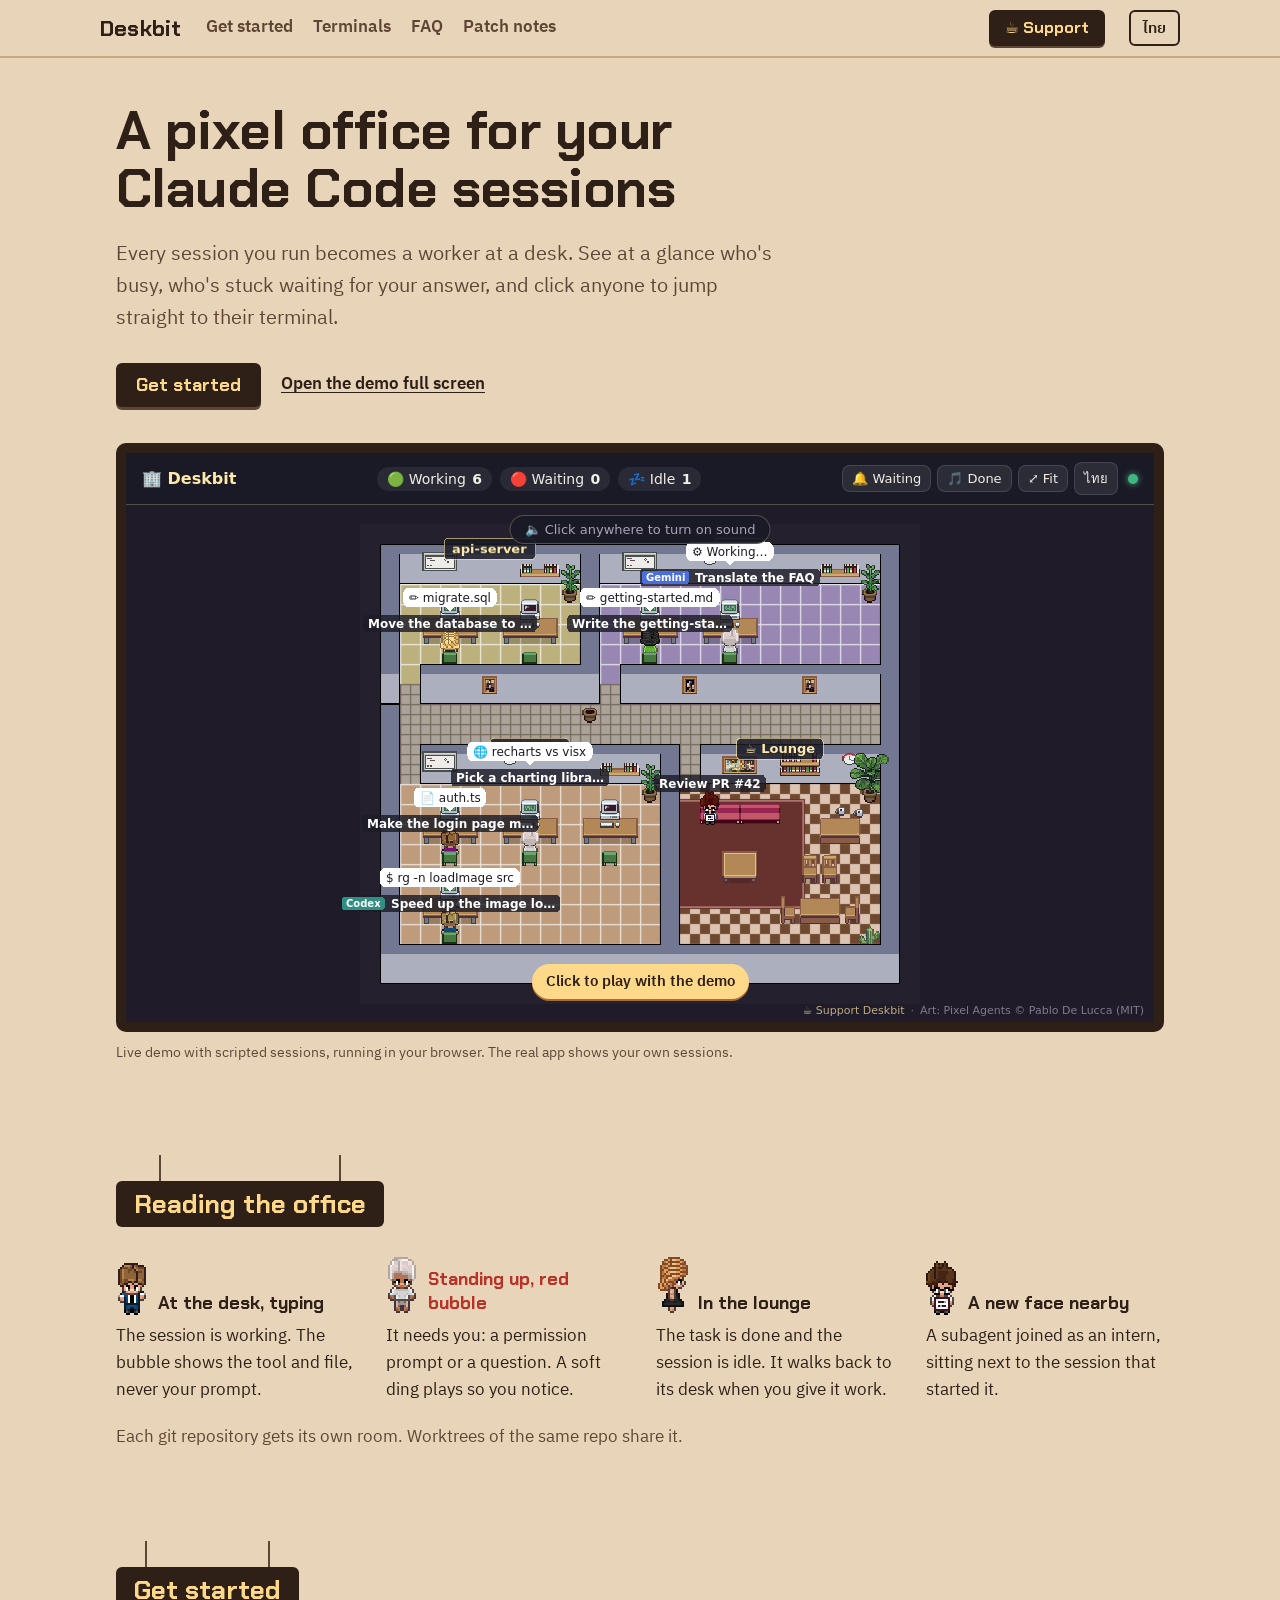
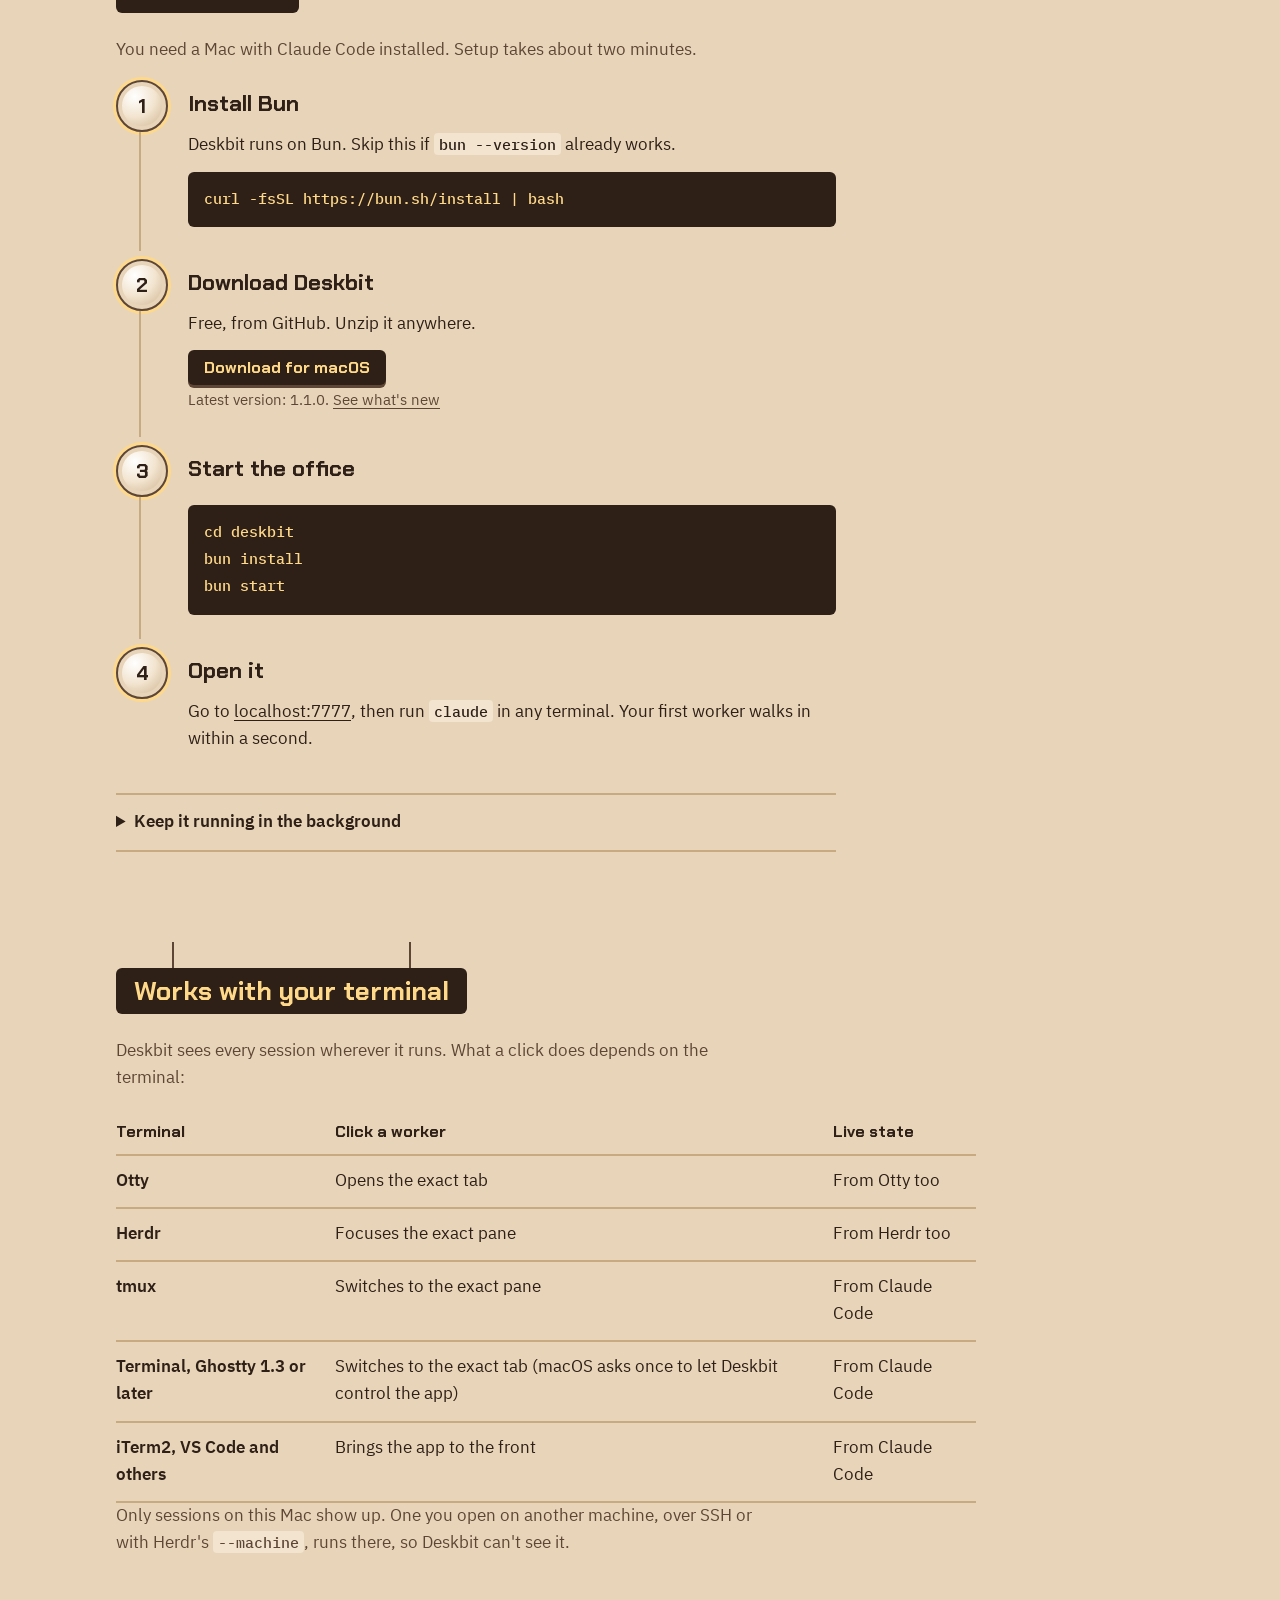
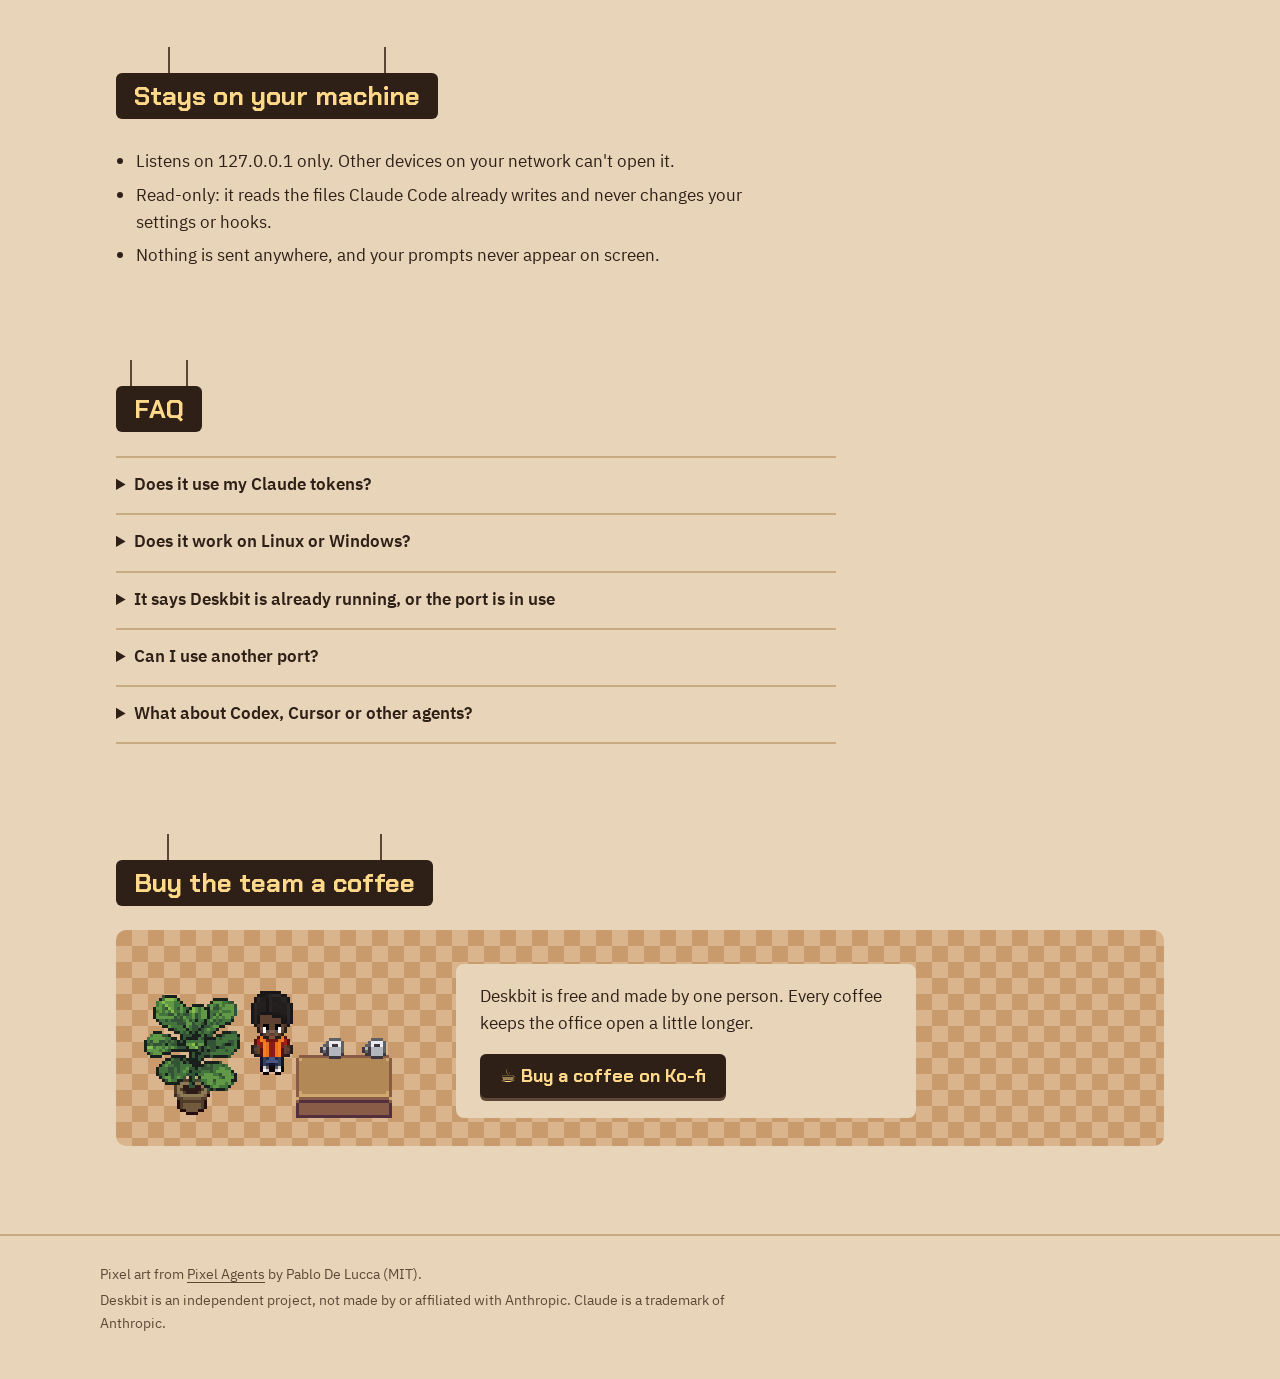
<file: index.html>
<!doctype html>
<html lang="en">
  <head>
    <meta charset="utf-8" />
    <meta name="viewport" content="width=device-width, initial-scale=1" />
    <title>Deskbit — a pixel office for your Claude Code sessions</title>
    <meta name="description" content="Every Claude Code session you run becomes a worker at a desk. See who's busy, who's waiting for you, and jump to their terminal." />
    <link rel="icon" href="favicon.ico" sizes="any" />
    <link rel="icon" href="favicon.png" type="image/png" sizes="32x32" />
    <link rel="apple-touch-icon" href="apple-touch-icon.png" />
    <meta name="theme-color" content="#e8d5b9" />
    <meta property="og:type" content="website" />
    <meta property="og:site_name" content="Deskbit" />
    <meta property="og:url" content="https://jrchanakarn.github.io/deskbit/" />
    <meta property="og:title" content="Deskbit — a pixel office for your Claude Code sessions" />
    <meta property="og:description" content="Every session you run becomes a worker at a desk. See who's busy, who needs your answer, and jump to their terminal. Runs on your Mac." />
    <meta property="og:image" content="https://jrchanakarn.github.io/deskbit/og.png" />
    <meta property="og:image:width" content="1200" />
    <meta property="og:image:height" content="630" />
    <meta property="og:image:alt" content="A pixel-art office: rooms named after git repos, workers at desks with speech bubbles, and a lounge." />
    <meta name="twitter:card" content="summary_large_image" />
    <script>
      // pick the language before first paint: ?lang= > saved choice > English
      (function () {
        var asked = new URLSearchParams(location.search).get("lang");
        var saved = null;
        try { saved = localStorage.getItem("deskbit.lang"); } catch (e) {}
        var lang = asked || saved || "en";
        document.documentElement.lang = lang === "th" ? "th" : "en";
      })();
    </script>
    <link rel="preconnect" href="https://fonts.googleapis.com" />
    <link rel="preconnect" href="https://fonts.gstatic.com" crossorigin />
    <link href="https://fonts.googleapis.com/css2?family=Chakra+Petch:wght@500;700&family=IBM+Plex+Mono:wght@500&family=IBM+Plex+Sans+Thai:wght@400;600&display=swap" rel="stylesheet" />
    <link rel="stylesheet" href="site.css?v=20vf7jmo" />
  </head>
  <body>
    <header class="bar">
      <a class="logo" href="#top">Deskbit</a>
      <nav>
        <a href="#start"><span data-lang="en">Get started</span><span data-lang="th">เริ่มใช้งาน</span></a>
        <a href="#terminals"><span data-lang="en">Terminals</span><span data-lang="th">เทอร์มินัล</span></a>
        <a href="#faq">FAQ</a>
        <a href="patch-notes.html"><span data-lang="en">Patch notes</span><span data-lang="th">อัปเดต</span></a>
      </nav>
      <a class="plate small bar-support" href="https://ko-fi.com/jrchanakarn" rel="noopener">☕ <span data-lang="en">Support</span><span data-lang="th">สนับสนุน</span></a>
      <button id="lang" type="button"><span data-lang="en">ไทย</span><span data-lang="th">EN</span></button>
    </header>

    <main id="top">
      <section class="hero">
        <h1>
          <span data-lang="en">A pixel office for your Claude Code sessions</span>
          <span data-lang="th">ออฟฟิศพิกเซลของ Claude Code ทุก session</span>
        </h1>
        <p class="lede" data-lang="en">
          Every session you run becomes a worker at a desk. See at a glance who's busy, who's stuck waiting for your answer,
          and click anyone to jump straight to their terminal.
        </p>
        <p class="lede" data-lang="th">
          ทุก session ที่คุณเปิดจะกลายเป็นพนักงานหนึ่งคนในออฟฟิศ ดูได้ทันทีว่าใครกำลังทำงาน ใครรอคุณตอบอยู่
          แล้วคลิกที่ตัวละครเพื่อกระโดดไปที่เทอร์มินัลของ session นั้นได้เลย
        </p>
        <div class="actions">
          <a class="plate" href="#start"><span data-lang="en">Get started</span><span data-lang="th">เริ่มใช้งาน</span></a>
          <a class="quiet" id="full-demo" href="demo/"><span data-lang="en">Open the demo full screen</span><span data-lang="th">เปิดเดโมเต็มจอ</span></a>
        </div>

        <figure class="window">
          <iframe id="demo" src="demo/" title="Deskbit live demo" loading="eager"></iframe>
          <button class="wake" type="button" id="wake">
            <span data-lang="en">Click to play with the demo</span><span data-lang="th">คลิกเพื่อลองเล่นเดโม</span>
          </button>
          <figcaption>
            <span data-lang="en">Live demo with scripted sessions, running in your browser. The real app shows your own sessions.</span>
            <span data-lang="th">เดโมนี้ใช้ session จำลองที่รันในเบราว์เซอร์ ส่วนแอปจริงจะแสดง session ของคุณเอง</span>
          </figcaption>
        </figure>
      </section>

      <section class="legend" aria-labelledby="legend-title">
        <h2 class="sign" id="legend-title"><span data-lang="en">Reading the office</span><span data-lang="th">ดูออฟฟิศยังไง</span></h2>
        <dl>
          <div>
            <dt><i class="sprite typing" aria-hidden="true"></i><span data-lang="en">At the desk, typing</span><span data-lang="th">นั่งพิมพ์ที่โต๊ะ</span></dt>
            <dd data-lang="en">The session is working. The bubble shows the tool and file, never your prompt.</dd>
            <dd data-lang="th">session กำลังทำงาน บับเบิลบอกเครื่องมือและไฟล์ที่ใช้ ไม่แสดงข้อความที่คุณพิมพ์</dd>
          </div>
          <div class="alert">
            <dt><i class="sprite waiting" aria-hidden="true"></i><span data-lang="en">Standing up, red bubble</span><span data-lang="th">ยืนขึ้นพร้อมบับเบิลแดง</span></dt>
            <dd data-lang="en">It needs you: a permission prompt or a question. A soft ding plays so you notice.</dd>
            <dd data-lang="th">รอคุณอยู่ เช่น ขออนุญาตรันคำสั่ง หรือมีคำถาม จะมีเสียงเตือนเบาๆ ให้รู้ตัว</dd>
          </div>
          <div>
            <dt><i class="sprite idle" aria-hidden="true"></i><span data-lang="en">In the lounge</span><span data-lang="th">อยู่ในห้องพัก</span></dt>
            <dd data-lang="en">The task is done and the session is idle. It walks back to its desk when you give it work.</dd>
            <dd data-lang="th">ทำงานเสร็จแล้วและว่างอยู่ เมื่อสั่งงานใหม่จะเดินกลับไปที่โต๊ะเอง</dd>
          </div>
          <div>
            <dt><i class="sprite intern" aria-hidden="true"></i><span data-lang="en">A new face nearby</span><span data-lang="th">มีคนใหม่มานั่งข้างๆ</span></dt>
            <dd data-lang="en">A subagent joined as an intern, sitting next to the session that started it.</dd>
            <dd data-lang="th">subagent มาช่วยงานในฐานะเด็กฝึกงาน นั่งข้าง session ที่เรียกมา</dd>
          </div>
        </dl>
        <p class="note" data-lang="en">Each git repository gets its own room. Worktrees of the same repo share it.</p>
        <p class="note" data-lang="th">แต่ละ git repo จะได้ห้องของตัวเอง ส่วน worktree ของ repo เดียวกันจะอยู่ห้องเดียวกัน</p>
      </section>

      <section id="start" aria-labelledby="start-title">
        <h2 class="sign" id="start-title"><span data-lang="en">Get started</span><span data-lang="th">เริ่มใช้งาน</span></h2>
        <p class="note" data-lang="en">You need a Mac with Claude Code installed. Setup takes about two minutes.</p>
        <p class="note" data-lang="th">ต้องใช้ Mac ที่ติดตั้ง Claude Code แล้ว ใช้เวลาตั้งค่าประมาณ 2 นาที</p>
        <ol class="floors">
          <li>
            <h3><span data-lang="en">Install Bun</span><span data-lang="th">ติดตั้ง Bun</span></h3>
            <p data-lang="en">Deskbit runs on Bun. Skip this if <code>bun --version</code> already works.</p>
            <p data-lang="th">Deskbit รันบน Bun ถ้าพิมพ์ <code>bun --version</code> แล้วขึ้นเลขเวอร์ชันอยู่แล้ว ข้ามขั้นนี้ได้เลย</p>
            <pre><code>curl -fsSL https://bun.sh/install | bash</code></pre>
          </li>
          <li>
            <h3><span data-lang="en">Download Deskbit</span><span data-lang="th">ดาวน์โหลด Deskbit</span></h3>
            <p data-lang="en">Free, from GitHub. Unzip it anywhere.</p>
            <p data-lang="th">โหลดฟรีจาก GitHub แล้วแตกไฟล์ไว้ที่ไหนก็ได้</p>
            <a class="plate small" href="https://github.com/JRChanakarn/deskbit/releases/latest" rel="noopener"><span data-lang="en">Download for macOS</span><span data-lang="th">ดาวน์โหลดสำหรับ macOS</span></a>
            <p class="version" data-lang="en">Latest version: 1.1.0. <a href="patch-notes.html">See what's new</a></p>
            <p class="version" data-lang="th">เวอร์ชันล่าสุด 1.1.0 <a href="patch-notes.html">ดูว่ามีอะไรใหม่</a></p>
          </li>
          <li>
            <h3><span data-lang="en">Start the office</span><span data-lang="th">เปิดออฟฟิศ</span></h3>
            <pre><code>cd deskbit
bun install
bun start</code></pre>
          </li>
          <li>
            <h3><span data-lang="en">Open it</span><span data-lang="th">เปิดดู</span></h3>
            <p data-lang="en">Go to <a href="http://localhost:7777">localhost:7777</a>, then run <code>claude</code> in any terminal. Your first worker walks in within a second.</p>
            <p data-lang="th">เข้า <a href="http://localhost:7777">localhost:7777</a> แล้วเปิด <code>claude</code> ในเทอร์มินัลไหนก็ได้ พนักงานคนแรกจะเดินเข้ามาภายในวินาทีเดียว</p>
          </li>
        </ol>
        <details class="extra">
          <summary><span data-lang="en">Keep it running in the background</span><span data-lang="th">ให้รันเบื้องหลังตลอด</span></summary>
          <p data-lang="en">Start Deskbit at login so the office is always one tab away:</p>
          <p data-lang="th">ให้ Deskbit เปิดเองทุกครั้งที่ล็อกอิน จะได้เปิดแท็บดูได้ตลอด</p>
          <pre><code>zsh scripts/autostart.sh install</code></pre>
          <p data-lang="en">To stop it, run the same command with <code>uninstall</code>.</p>
          <p data-lang="th">ถ้าจะเลิกใช้ รันคำสั่งเดิมแต่เปลี่ยนเป็น <code>uninstall</code></p>
        </details>
      </section>

      <section id="terminals" aria-labelledby="terminals-title">
        <h2 class="sign" id="terminals-title"><span data-lang="en">Works with your terminal</span><span data-lang="th">ใช้กับเทอร์มินัลของคุณได้</span></h2>
        <p class="note" data-lang="en">Deskbit sees every session wherever it runs. What a click does depends on the terminal:</p>
        <p class="note" data-lang="th">Deskbit เห็นทุก session ไม่ว่าจะเปิดในเทอร์มินัลไหน ส่วนการคลิกจะทำอะไรได้ขึ้นอยู่กับเทอร์มินัล</p>
        <table>
          <thead>
            <tr>
              <th><span data-lang="en">Terminal</span><span data-lang="th">เทอร์มินัล</span></th>
              <th><span data-lang="en">Click a worker</span><span data-lang="th">คลิกที่พนักงาน</span></th>
              <th><span data-lang="en">Live state</span><span data-lang="th">สถานะสด</span></th>
            </tr>
          </thead>
          <tbody>
            <tr>
              <td>Otty</td>
              <td><span data-lang="en">Opens the exact tab</span><span data-lang="th">เปิดแท็บนั้นตรงๆ</span></td>
              <td><span data-lang="en">From Otty too</span><span data-lang="th">ใช้ข้อมูลจาก Otty ด้วย</span></td>
            </tr>
            <tr>
              <td>Herdr</td>
              <td><span data-lang="en">Focuses the exact pane</span><span data-lang="th">โฟกัส pane นั้นตรงๆ</span></td>
              <td><span data-lang="en">From Herdr too</span><span data-lang="th">ใช้ข้อมูลจาก Herdr ด้วย</span></td>
            </tr>
            <tr>
              <td>tmux</td>
              <td><span data-lang="en">Switches to the exact pane</span><span data-lang="th">สลับไป pane นั้นตรงๆ</span></td>
              <td><span data-lang="en">From Claude Code</span><span data-lang="th">จาก Claude Code</span></td>
            </tr>
            <tr>
              <td><span data-lang="en">Terminal, Ghostty 1.3 or later</span><span data-lang="th">Terminal, Ghostty 1.3 ขึ้นไป</span></td>
              <td><span data-lang="en">Switches to the exact tab (macOS asks once to let Deskbit control the app)</span><span data-lang="th">สลับไปแท็บนั้นตรงๆ (ครั้งแรก macOS จะถามว่าให้ Deskbit ควบคุมแอปได้ไหม)</span></td>
              <td><span data-lang="en">From Claude Code</span><span data-lang="th">จาก Claude Code</span></td>
            </tr>
            <tr>
              <td><span data-lang="en">iTerm2, VS Code and others</span><span data-lang="th">iTerm2, VS Code และอื่นๆ</span></td>
              <td><span data-lang="en">Brings the app to the front</span><span data-lang="th">ดึงแอปขึ้นมาข้างหน้า</span></td>
              <td><span data-lang="en">From Claude Code</span><span data-lang="th">จาก Claude Code</span></td>
            </tr>
          </tbody>
        </table>
        <p class="note" data-lang="en">Only sessions on this Mac show up. One you open on another machine, over SSH or with Herdr's <code>--machine</code>, runs there, so Deskbit can't see it.</p>
        <p class="note" data-lang="th">เห็นเฉพาะ session ที่รันบน Mac เครื่องนี้ ถ้าเปิดบนเครื่องอื่นผ่าน SSH หรือ <code>--machine</code> ของ Herdr ตัว session จะรันอยู่ที่เครื่องนั้น Deskbit จึงมองไม่เห็น</p>
      </section>

      <section class="private" aria-labelledby="private-title">
        <h2 class="sign" id="private-title"><span data-lang="en">Stays on your machine</span><span data-lang="th">ข้อมูลอยู่ในเครื่องคุณ</span></h2>
        <ul>
          <li data-lang="en">Listens on 127.0.0.1 only. Other devices on your network can't open it.</li>
          <li data-lang="th">รับการเชื่อมต่อจาก 127.0.0.1 เท่านั้น เครื่องอื่นในเครือข่ายเปิดไม่ได้</li>
          <li data-lang="en">Read-only: it reads the files Claude Code already writes and never changes your settings or hooks.</li>
          <li data-lang="th">อ่านอย่างเดียว ใช้แค่ไฟล์ที่ Claude Code เขียนไว้อยู่แล้ว ไม่แตะ settings หรือ hooks ของคุณ</li>
          <li data-lang="en">Nothing is sent anywhere, and your prompts never appear on screen.</li>
          <li data-lang="th">ไม่ส่งข้อมูลออกไปที่ไหน และไม่แสดงข้อความที่คุณพิมพ์สั่ง Claude บนจอ</li>
        </ul>
      </section>

      <section id="faq" aria-labelledby="faq-title">
        <h2 class="sign" id="faq-title">FAQ</h2>
        <details>
          <summary><span data-lang="en">Does it use my Claude tokens?</span><span data-lang="th">เปลือง token ของ Claude ไหม</span></summary>
          <p data-lang="en">No. It only reads files on your disk. It never talks to Claude.</p>
          <p data-lang="th">ไม่เปลืองเลย มันแค่อ่านไฟล์ในเครื่อง ไม่ได้คุยกับ Claude</p>
        </details>
        <details>
          <summary><span data-lang="en">Does it work on Linux or Windows?</span><span data-lang="th">ใช้บน Linux หรือ Windows ได้ไหม</span></summary>
          <p data-lang="en">It's built and tested on macOS. On Linux the office works and tmux and Herdr panes can be focused, but it's less tested. Windows isn't supported yet.</p>
          <p data-lang="th">ทำและทดสอบบน macOS บน Linux ตัวออฟฟิศใช้ได้ และคลิกไป pane ของ tmux กับ Herdr ได้ แต่ยังทดสอบไม่มาก ส่วน Windows ยังไม่รองรับ</p>
        </details>
        <details>
          <summary><span data-lang="en">It says Deskbit is already running, or the port is in use</span><span data-lang="th">ขึ้นว่า Deskbit เปิดอยู่แล้ว หรือพอร์ตถูกใช้อยู่</span></summary>
          <p data-lang="en">If Deskbit is already running, often because you set it to start at login, just open <a href="http://localhost:7777">localhost:7777</a>. To run a second copy, or if another app holds the port, use a different one: <code>PORT=7778 bun start</code>.</p>
          <p data-lang="th">ถ้า Deskbit เปิดอยู่แล้ว ซึ่งมักเป็นเพราะตั้งให้เปิดเองตอนล็อกอินไว้ ให้เข้า <a href="http://localhost:7777">localhost:7777</a> ได้เลย ถ้าอยากรันอีกตัว หรือพอร์ตถูกโปรแกรมอื่นใช้อยู่ ให้ใช้พอร์ตอื่น: <code>PORT=7778 bun start</code></p>
        </details>
        <details>
          <summary><span data-lang="en">Can I use another port?</span><span data-lang="th">เปลี่ยนพอร์ตได้ไหม</span></summary>
          <p data-lang="en">Yes: <code>PORT=8080 bun start</code>. If you moved Claude's folder with <code>CLAUDE_CONFIG_DIR</code>, Deskbit follows it.</p>
          <p data-lang="th">ได้ ใช้ <code>PORT=8080 bun start</code> และถ้าคุณย้ายโฟลเดอร์ของ Claude ด้วย <code>CLAUDE_CONFIG_DIR</code> ตัว Deskbit ก็จะตามไปอ่านที่นั่นเอง</p>
        </details>
        <details>
          <summary><span data-lang="en">What about Codex, Cursor or other agents?</span><span data-lang="th">ใช้กับ Codex, Cursor หรือ agent อื่นได้ไหม</span></summary>
          <p data-lang="en">Codex works in any terminal, with the same bubbles as Claude. Gemini, Cursor, OpenCode, Amp and others show up when they run in Herdr or Otty, as working, waiting or idle. Codex doesn't record when it's waiting for your approval, so its red bubble only shows when it runs in Herdr.</p>
          <p data-lang="th">Codex ใช้ได้ในทุกเทอร์มินัล และมีบับเบิลบอกงานเหมือน Claude ส่วน Gemini, Cursor, OpenCode, Amp และตัวอื่นๆ จะขึ้นในออฟฟิศเมื่อเปิดใน Herdr หรือ Otty โดยบอกได้ว่ากำลังทำงาน รอตอบ หรือว่าง ส่วน Codex ไม่ได้บันทึกไว้ว่ากำลังรอให้คุณอนุมัติ บับเบิลแดงของ Codex จึงขึ้นเฉพาะตอนเปิดใน Herdr</p>
        </details>
      </section>

      <section class="counter" id="support" aria-labelledby="counter-title">
        <h2 class="sign" id="counter-title"><span data-lang="en">Buy the team a coffee</span><span data-lang="th">เลี้ยงกาแฟทีมหน่อย</span></h2>
        <div class="counter-scene">
          <div class="counter-art" aria-hidden="true">
            <i class="px plant"></i>
            <i class="px barista"></i>
            <i class="px table"><i class="px cup one"></i><i class="px cup two"></i></i>
          </div>
          <div class="counter-copy">
            <p data-lang="en">Deskbit is free and made by one person. Every coffee keeps the office open a little longer.</p>
            <p data-lang="th">Deskbit ใช้ฟรีและทำโดยคนคนเดียว กาแฟทุกแก้วช่วยให้ออฟฟิศนี้เปิดต่อไปได้อีกหน่อย</p>
            <a class="plate" href="https://ko-fi.com/jrchanakarn" rel="noopener"><span data-lang="en">☕ Buy a coffee on Ko-fi</span><span data-lang="th">☕ เลี้ยงกาแฟผ่าน Ko-fi</span></a>
          </div>
        </div>
      </section>
    </main>

    <footer>
      <p>
        <span data-lang="en">Pixel art from</span><span data-lang="th">ภาพพิกเซลจาก</span>
        <a href="https://github.com/pixel-agents-hq/pixel-agents" rel="noopener">Pixel Agents</a>
        <span data-lang="en">by Pablo De Lucca (MIT).</span><span data-lang="th">โดย Pablo De Lucca (MIT)</span>
      </p>
      <p>
        <span data-lang="en">Deskbit is an independent project, not made by or affiliated with Anthropic. Claude is a trademark of Anthropic.</span>
        <span data-lang="th">Deskbit เป็นโปรเจกต์อิสระ ไม่ได้ทำโดยหรือเกี่ยวข้องกับ Anthropic ส่วน Claude เป็นเครื่องหมายการค้าของ Anthropic</span>
      </p>
    </footer>

    <script src="site.js?v=2lzkzrwi"></script>
    <!-- Cloudflare Web Analytics (cookieless) -->
    <script defer src="https://static.cloudflareinsights.com/beacon.min.js" data-cf-beacon='{"token": "3e1b49b8cfef480ab8ecf1d619ee325d"}'></script>
  </body>
</html>
</file>
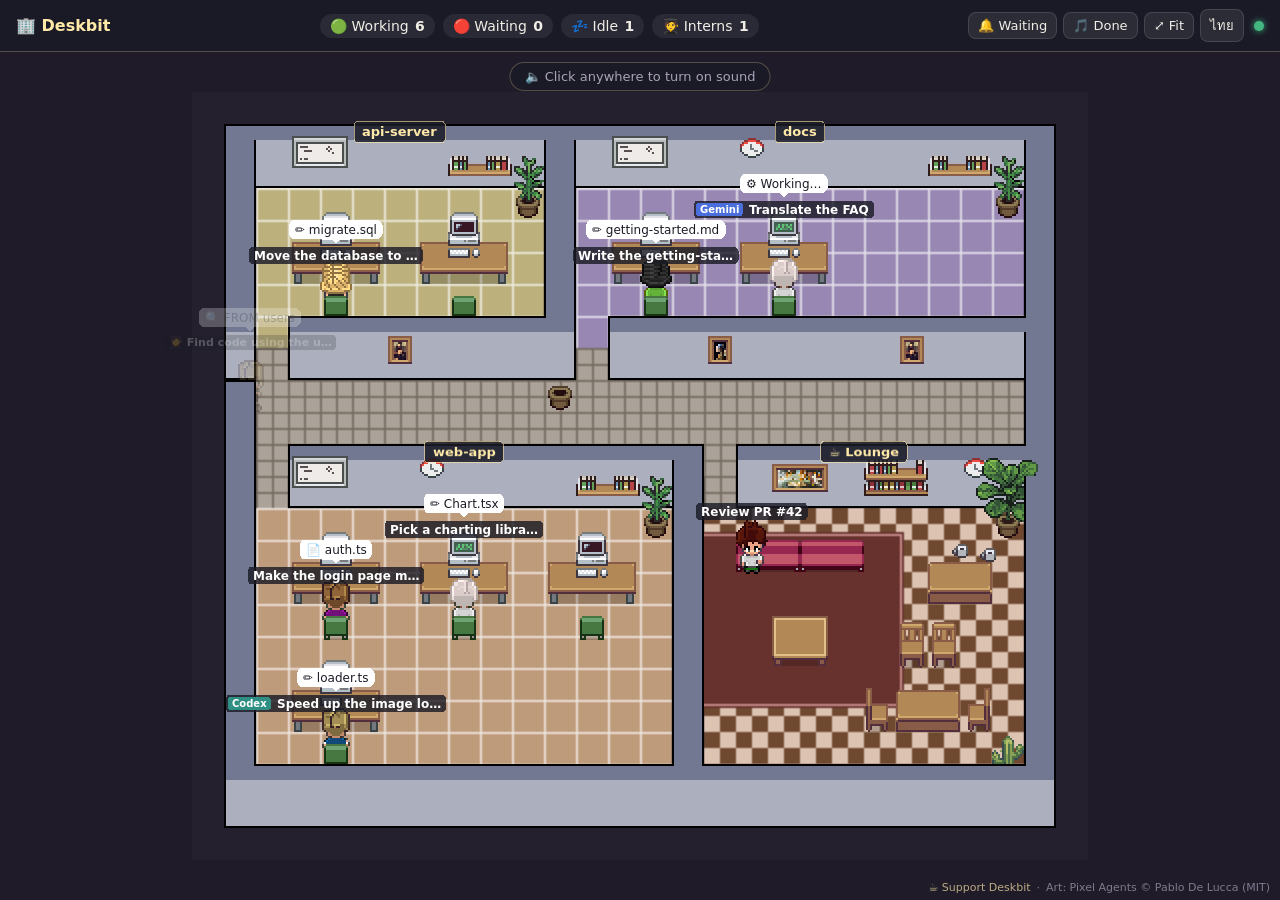
<file: demo/index.html>
<!doctype html>
<html lang="en" data-demo="1">
  <head>
    <meta charset="utf-8" />
    <meta name="viewport" content="width=device-width, initial-scale=1" />
    <title>Deskbit</title>
    
  <link rel="stylesheet" crossorigin href="./chunk-7a4b3b86.css"><script type="module" crossorigin src="./chunk-mtnm9r37.js"></script></head>
  <body>
    <div id="stage"></div>

    <header id="hud">
      <div class="brand">🏢 Deskbit</div>
      <div class="counts">
        <span class="chip" data-i18n-title="workingTitle">🟢 <span data-i18n="working">Working</span> <b id="count-working">0</b></span>
        <span class="chip" id="chip-waiting" data-i18n-title="waitingTitle">🔴 <span data-i18n="waiting">Waiting</span> <b id="count-waiting">0</b></span>
        <span class="chip" data-i18n-title="idleTitle">💤 <span data-i18n="idle">Idle</span> <b id="count-idle">0</b></span>
        <span class="chip" id="chip-interns" data-i18n-title="internsTitle" hidden>🧑‍🎓 <span data-i18n="interns">Interns</span> <b id="count-interns">0</b></span>
      </div>
      <div class="actions">
        <button id="sound-waiting" data-i18n="soundWaiting" data-i18n-title="soundWaitingTitle">🔔 Waiting</button>
        <button id="sound-done" data-i18n="soundDone" data-i18n-title="soundDoneTitle">🎵 Done</button>
        <button id="fit" data-i18n="fit" data-i18n-title="fitTitle">⤢ Fit</button>
        <button id="lang" data-i18n="otherLang" data-i18n-title="otherLangTitle">ไทย</button>
        <span id="conn"></span>
      </div>
    </header>

    <div id="unlock" class="pill" data-i18n="unlock">🔈 Click anywhere to turn on sound</div>
    <div id="card" hidden></div>
    <div id="toast" hidden></div>
    <div id="empty" hidden>
      <div class="empty-title" data-i18n="emptyTitle">The office is empty</div>
      <div data-i18n="emptyBody">Start <code>claude</code> or <code>codex</code> in a terminal and your team will walk in.</div>
    </div>

    <footer id="credit">
      <a id="support" href="https://ko-fi.com/jrchanakarn" target="_blank" rel="noopener" data-i18n="support">☕ Support Deskbit</a>
      <span aria-hidden="true">·</span>
      <a href="https://github.com/pixel-agents-hq/pixel-agents" target="_blank" rel="noopener">Art: Pixel Agents © Pablo De Lucca (MIT)</a>
    </footer>

    
  </body>
</html>
</file>
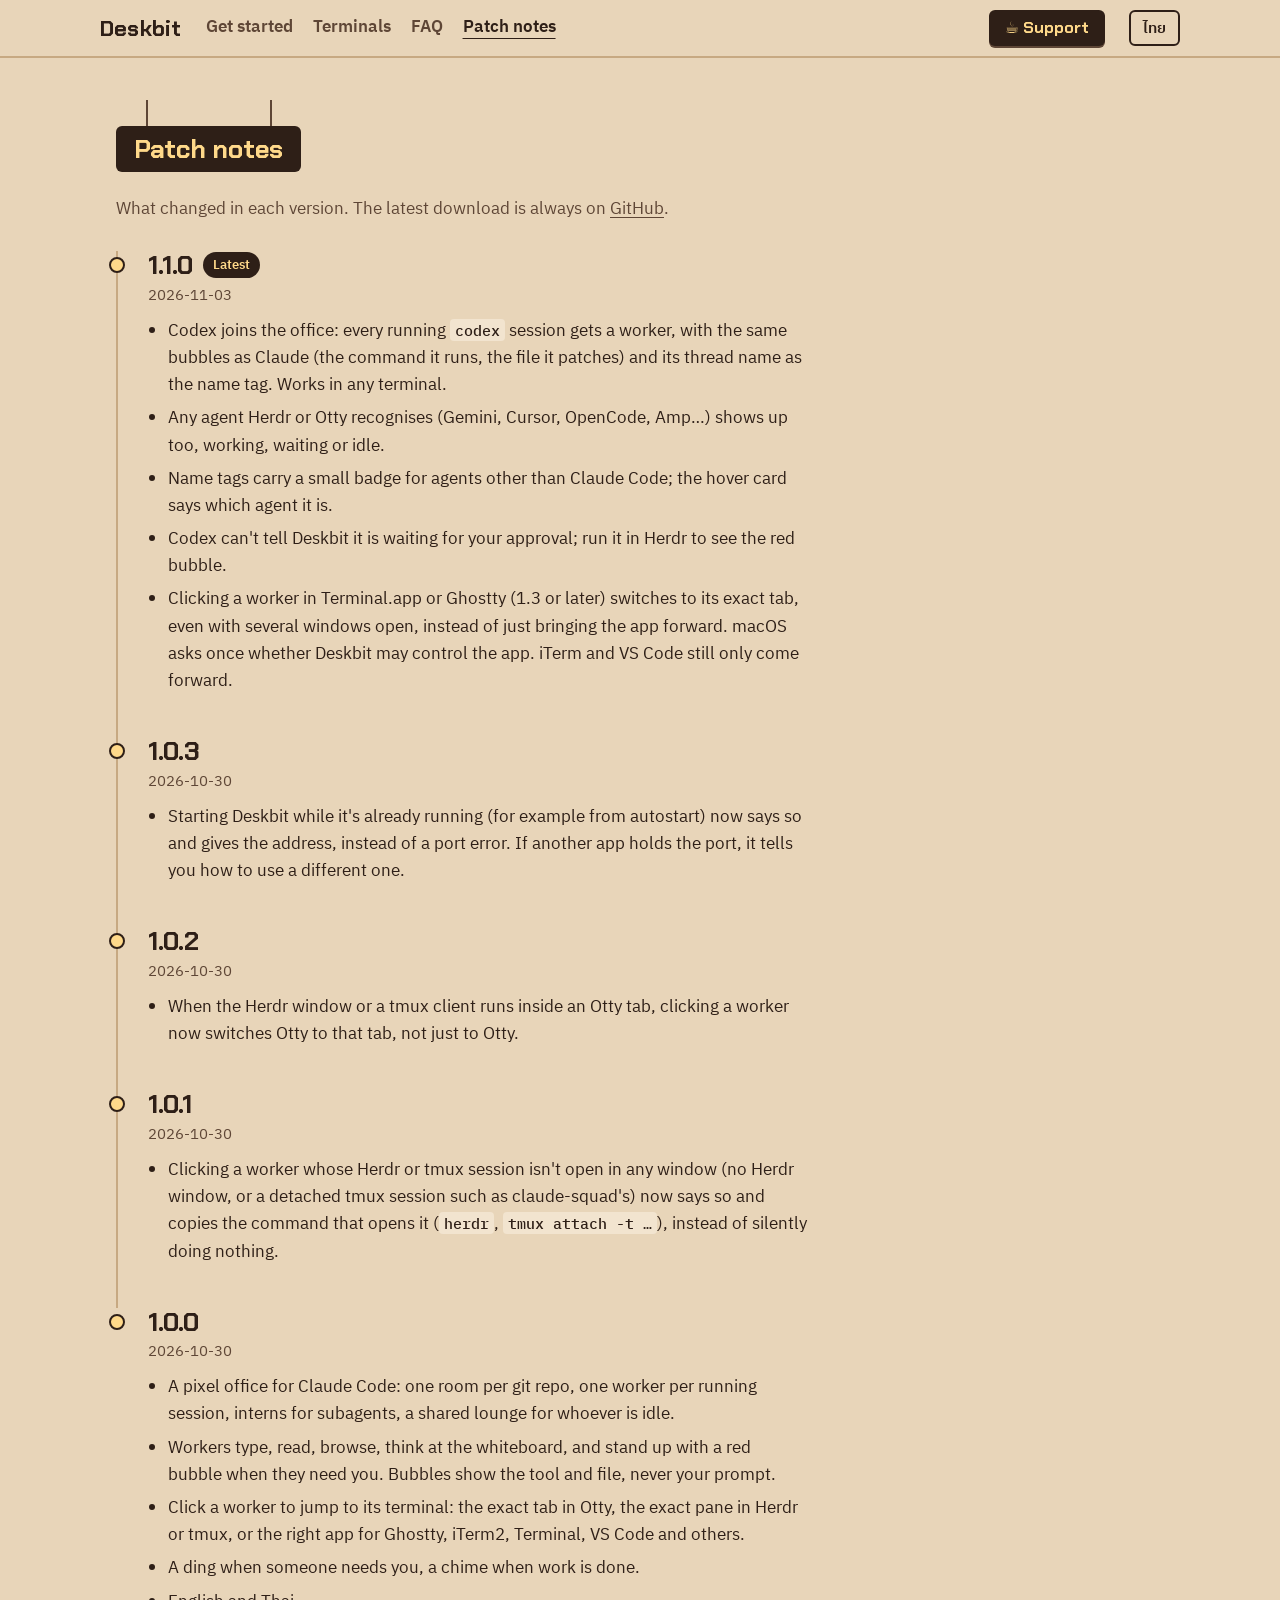
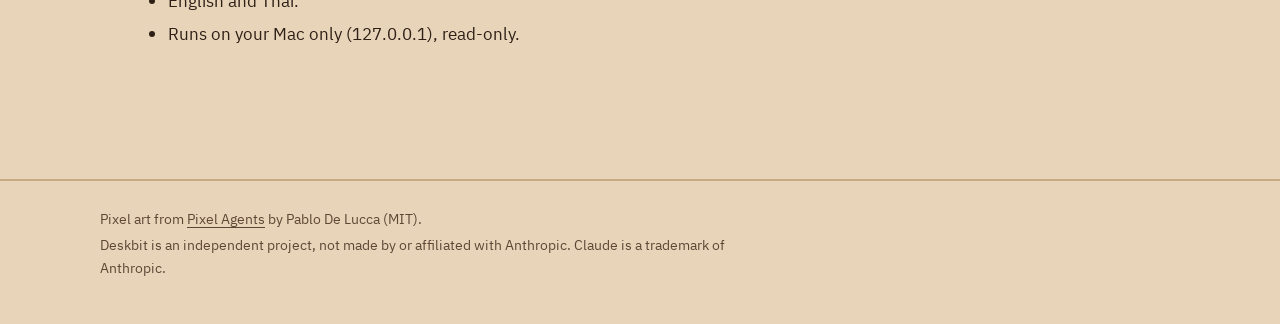
<file: patch-notes.html>
<!doctype html>
<html lang="en">
  <head>
    <meta charset="utf-8" />
    <meta name="viewport" content="width=device-width, initial-scale=1" />
    <title>Patch notes — Deskbit</title>
    <meta name="description" content="What changed in each version of Deskbit." />
    <link rel="icon" href="favicon.ico" sizes="any" />
    <link rel="icon" href="favicon.png" type="image/png" sizes="32x32" />
    <link rel="apple-touch-icon" href="apple-touch-icon.png" />
    <meta name="theme-color" content="#e8d5b9" />
    <meta property="og:type" content="website" />
    <meta property="og:site_name" content="Deskbit" />
    <meta property="og:url" content="https://jrchanakarn.github.io/deskbit/patch-notes.html" />
    <meta property="og:title" content="Deskbit patch notes" />
    <meta property="og:description" content="Every session you run becomes a worker at a desk. See who's busy, who needs your answer, and jump to their terminal. Runs on your Mac." />
    <meta property="og:image" content="https://jrchanakarn.github.io/deskbit/og.png" />
    <meta property="og:image:width" content="1200" />
    <meta property="og:image:height" content="630" />
    <meta property="og:image:alt" content="A pixel-art office: rooms named after git repos, workers at desks with speech bubbles, and a lounge." />
    <meta name="twitter:card" content="summary_large_image" />
    <script>
      // pick the language before first paint: ?lang= > saved choice > English
      (function () {
        var asked = new URLSearchParams(location.search).get("lang");
        var saved = null;
        try { saved = localStorage.getItem("deskbit.lang"); } catch (e) {}
        var lang = asked || saved || "en";
        document.documentElement.lang = lang === "th" ? "th" : "en";
      })();
    </script>
    <link rel="preconnect" href="https://fonts.googleapis.com" />
    <link rel="preconnect" href="https://fonts.gstatic.com" crossorigin />
    <link href="https://fonts.googleapis.com/css2?family=Chakra+Petch:wght@500;700&family=IBM+Plex+Mono:wght@500&family=IBM+Plex+Sans+Thai:wght@400;600&display=swap" rel="stylesheet" />
    <link rel="stylesheet" href="site.css?v=20vf7jmo" />
  </head>
  <body>
    <header class="bar">
      <a class="logo" href="./">Deskbit</a>
      <nav>
        <a href="./#start"><span data-lang="en">Get started</span><span data-lang="th">เริ่มใช้งาน</span></a>
        <a href="./#terminals"><span data-lang="en">Terminals</span><span data-lang="th">เทอร์มินัล</span></a>
        <a href="./#faq">FAQ</a>
        <a href="patch-notes.html" aria-current="page"><span data-lang="en">Patch notes</span><span data-lang="th">อัปเดต</span></a>
      </nav>
      <a class="plate small bar-support" href="https://ko-fi.com/jrchanakarn" rel="noopener">☕ <span data-lang="en">Support</span><span data-lang="th">สนับสนุน</span></a>
      <button id="lang" type="button"><span data-lang="en">ไทย</span><span data-lang="th">EN</span></button>
    </header>

    <main id="top" class="notes-page">
      <h1 class="sign"><span data-lang="en">Patch notes</span><span data-lang="th">บันทึกการอัปเดต</span></h1>
      <p class="note" data-lang="en">What changed in each version. The latest download is always on <a href="https://github.com/JRChanakarn/deskbit/releases/latest" rel="noopener">GitHub</a>.</p>
      <p class="note" data-lang="th">แต่ละเวอร์ชันมีอะไรเปลี่ยนบ้าง ไฟล์เวอร์ชันล่าสุดดาวน์โหลดได้ที่ <a href="https://github.com/JRChanakarn/deskbit/releases/latest" rel="noopener">GitHub</a> เสมอ</p>
      <div class="releases">
<article class="release" id="v1.1.0"><h2>1.1.0 <span class="latest"><span data-lang="en">Latest</span><span data-lang="th">ล่าสุด</span></span></h2><time datetime="2026-11-03">2026-11-03</time><div data-lang="en"><ul><li>Codex joins the office: every running <code>codex</code> session gets a worker, with the same bubbles as Claude (the command it runs, the file it patches) and its thread name as the name tag. Works in any terminal.</li><li>Any agent Herdr or Otty recognises (Gemini, Cursor, OpenCode, Amp…) shows up too, working, waiting or idle.</li><li>Name tags carry a small badge for agents other than Claude Code; the hover card says which agent it is.</li><li>Codex can't tell Deskbit it is waiting for your approval; run it in Herdr to see the red bubble.</li><li>Clicking a worker in Terminal.app or Ghostty (1.3 or later) switches to its exact tab, even with several windows open, instead of just bringing the app forward. macOS asks once whether Deskbit may control the app. iTerm and VS Code still only come forward.</li></ul></div><div data-lang="th"><ul><li>Codex มาทำงานในออฟฟิศด้วย: ทุก session ของ <code>codex</code> ที่เปิดอยู่จะมีตัวละครของตัวเอง มีบับเบิลแบบเดียวกับ Claude (คำสั่งที่รัน ไฟล์ที่แก้) และใช้ชื่อ thread เป็นป้ายชื่อ ใช้ได้กับทุกเทอร์มินัล</li><li>agent ที่ Herdr หรือ Otty รู้จัก (Gemini, Cursor, OpenCode, Amp…) ก็มาด้วย พร้อมสถานะทำงาน รอ หรือว่าง</li><li>ป้ายชื่อของ agent ที่ไม่ใช่ Claude Code มีตราเล็กๆ และการ์ดตอนชี้เมาส์จะบอกว่าเป็น agent ตัวไหน</li><li>Codex บอก Deskbit ไม่ได้ว่ากำลังรอให้คุณอนุมัติ ถ้าอยากเห็นบับเบิลแดงให้รันใน Herdr</li><li>คลิกตัวละครที่อยู่ใน Terminal.app หรือ Ghostty (1.3 ขึ้นไป) จะสลับไปที่แท็บนั้นตรงๆ แม้เปิดไว้หลายหน้าต่าง แทนที่จะแค่เปิดแอปขึ้นมา ครั้งแรก macOS จะถามว่าให้ Deskbit ควบคุมแอปได้ไหม ส่วน iTerm และ VS Code ยังแค่เปิดแอปขึ้นมา</li></ul></div></article>
<article class="release" id="v1.0.3"><h2>1.0.3</h2><time datetime="2026-10-30">2026-10-30</time><div data-lang="en"><ul><li>Starting Deskbit while it's already running (for example from autostart) now says so and gives the address, instead of a port error. If another app holds the port, it tells you how to use a different one.</li></ul></div><div data-lang="th"><ul><li>ถ้าเปิด Deskbit ซ้ำตอนที่มีตัวหนึ่งรันอยู่แล้ว (เช่น ตั้งให้เปิดเองตอนล็อกอิน) จะบอกว่าเปิดอยู่แล้วพร้อมลิงก์ แทน error เรื่องพอร์ต ถ้าพอร์ตถูกโปรแกรมอื่นใช้อยู่ จะบอกวิธีเปลี่ยนไปใช้พอร์ตอื่น</li></ul></div></article>
<article class="release" id="v1.0.2"><h2>1.0.2</h2><time datetime="2026-10-30">2026-10-30</time><div data-lang="en"><ul><li>When the Herdr window or a tmux client runs inside an Otty tab, clicking a worker now switches Otty to that tab, not just to Otty.</li></ul></div><div data-lang="th"><ul><li>ถ้าหน้าต่าง Herdr หรือ tmux เปิดอยู่ในแท็บของ Otty คลิกตัวละครแล้ว Otty จะสลับไปที่แท็บนั้นให้เลย ไม่ใช่แค่เปิดแอป Otty ขึ้นมา</li></ul></div></article>
<article class="release" id="v1.0.1"><h2>1.0.1</h2><time datetime="2026-10-30">2026-10-30</time><div data-lang="en"><ul><li>Clicking a worker whose Herdr or tmux session isn't open in any window (no Herdr window, or a detached tmux session such as claude-squad's) now says so and copies the command that opens it (<code>herdr</code>, <code>tmux attach -t …</code>), instead of silently doing nothing.</li></ul></div><div data-lang="th"><ul><li>คลิกตัวละครที่อยู่ใน Herdr หรือ tmux ซึ่งไม่ได้เปิดอยู่ในหน้าต่างไหน (ไม่มีหน้าต่าง Herdr เปิดอยู่ หรือเป็น tmux ที่รันเบื้องหลังแบบของ claude-squad) จะมีข้อความบอก และคัดลอกคำสั่งเปิด (<code>herdr</code>, <code>tmux attach -t …</code>) ให้ แทนที่จะเงียบไปเฉยๆ</li></ul></div></article>
<article class="release" id="v1.0.0"><h2>1.0.0</h2><time datetime="2026-10-30">2026-10-30</time><div data-lang="en"><ul><li>A pixel office for Claude Code: one room per git repo, one worker per running session, interns for subagents, a shared lounge for whoever is idle.</li><li>Workers type, read, browse, think at the whiteboard, and stand up with a red bubble when they need you. Bubbles show the tool and file, never your prompt.</li><li>Click a worker to jump to its terminal: the exact tab in Otty, the exact pane in Herdr or tmux, or the right app for Ghostty, iTerm2, Terminal, VS Code and others.</li><li>A ding when someone needs you, a chime when work is done.</li><li>English and Thai.</li><li>Runs on your Mac only (127.0.0.1), read-only.</li></ul></div><div data-lang="th"><ul><li>ออฟฟิศพิกเซลสำหรับ Claude Code: หนึ่งห้องต่อหนึ่ง git repo หนึ่งตัวละครต่อหนึ่ง session ที่เปิดอยู่ subagent มาเป็นเด็กฝึกงาน และมีห้องพักรวมให้คนที่ว่างอยู่</li><li>ตัวละครนั่งพิมพ์ อ่าน ค้นเว็บ ยืนคิดที่ไวท์บอร์ด และลุกขึ้นพร้อมบับเบิลแดงเมื่อรอคุณอยู่ บับเบิลบอกเครื่องมือและไฟล์ที่ใช้ ไม่แสดงข้อความที่คุณพิมพ์</li><li>คลิกตัวละครเพื่อไปที่เทอร์มินัล: แท็บนั้นใน Otty, pane นั้นใน Herdr หรือ tmux หรือดึงแอปขึ้นมาสำหรับ Ghostty, iTerm2, Terminal, VS Code และอื่นๆ</li><li>มีเสียงเตือนเมื่อมีคนรอคุณ และเสียงเบาๆ เมื่องานเสร็จ</li><li>ภาษาอังกฤษและไทย</li><li>ทำงานบน Mac ของคุณเท่านั้น (127.0.0.1) และอ่านอย่างเดียว</li></ul></div></article>
      </div>
    </main>

    <footer>
      <p>
        <span data-lang="en">Pixel art from</span><span data-lang="th">ภาพพิกเซลจาก</span>
        <a href="https://github.com/pixel-agents-hq/pixel-agents" rel="noopener">Pixel Agents</a>
        <span data-lang="en">by Pablo De Lucca (MIT).</span><span data-lang="th">โดย Pablo De Lucca (MIT)</span>
      </p>
      <p>
        <span data-lang="en">Deskbit is an independent project, not made by or affiliated with Anthropic. Claude is a trademark of Anthropic.</span>
        <span data-lang="th">Deskbit เป็นโปรเจกต์อิสระ ไม่ได้ทำโดยหรือเกี่ยวข้องกับ Anthropic ส่วน Claude เป็นเครื่องหมายการค้าของ Anthropic</span>
      </p>
    </footer>

    <script src="site.js?v=2lzkzrwi"></script>
    <!-- Cloudflare Web Analytics (cookieless) -->
    <script defer src="https://static.cloudflareinsights.com/beacon.min.js" data-cf-beacon='{"token": "3e1b49b8cfef480ab8ecf1d619ee325d"}'></script>
  </body>
</html>
</file>
<file: site.css>
/* Deskbit's lobby: oak walls, espresso room signs with honey lettering, elevator buttons for steps. */
:root {
  --wall: #e8d5b9;
  --wall-light: #f2e4cf;
  --wall-deep: #c7a982;
  --night: #2e1f17;
  --ink-soft: #5e4636;
  --sign: #ffd98a;
  --alert: #b83227;
  --desk: #a86b3c;
  --floor-a: #d9b48c;
  --floor-b: #c99a6b;
  --display: "Chakra Petch", "IBM Plex Sans Thai", system-ui, sans-serif;
  --body: "IBM Plex Sans Thai", system-ui, sans-serif;
  --mono: "IBM Plex Mono", ui-monospace, monospace;
}

/* one language at a time */
html[lang="en"] [data-lang="th"],
html[lang="th"] [data-lang="en"] {
  display: none !important;
}

* {
  box-sizing: border-box;
}

html {
  scroll-behavior: smooth;
}

body {
  margin: 0;
  background: var(--wall);
  color: var(--night);
  font: 400 17px/1.6 var(--body);
}

a {
  color: inherit;
  text-underline-offset: 3px;
}

:focus-visible {
  outline: 3px solid var(--night);
  outline-offset: 3px;
}

code {
  font: 500 0.9em var(--mono);
  background: var(--wall-light);
  padding: 1px 5px;
  border-radius: 4px;
}

pre {
  margin: 12px 0 0;
  padding: 14px 16px;
  background: var(--night);
  color: var(--sign);
  border-radius: 6px;
  overflow-x: auto;
}

pre code {
  background: none;
  padding: 0;
  color: inherit;
  font-size: 15px;
  line-height: 1.5;
}

/* ── top bar ── */

.bar {
  position: sticky;
  top: 0;
  z-index: 10;
  display: flex;
  align-items: center;
  gap: 24px;
  padding: 10px max(16px, calc((100vw - 1080px) / 2));
  background: var(--wall);
  border-bottom: 2px solid var(--wall-deep);
}

.logo {
  font: 700 22px var(--display);
  text-decoration: none;
  letter-spacing: 0.01em;
}

.bar nav {
  display: flex;
  gap: 20px;
  flex: 1;
}

.bar nav a {
  white-space: nowrap;
  text-decoration: none;
  font-weight: 600;
  color: var(--ink-soft);
}

.bar nav a:hover {
  color: var(--night);
}

/* Support and the language toggle sit side by side: same height, same corners */
.bar-support,
#lang {
  height: 36px;
  display: inline-flex;
  align-items: center;
  gap: 6px;
  border-radius: 6px;
}

#lang {
  font: 600 15px var(--body);
  background: none;
  border: 2px solid var(--night);
  padding: 0 12px;
  cursor: pointer;
  color: var(--night);
}

main {
  max-width: 1080px;
  margin: 0 auto;
  padding: 0 16px;
}

section {
  margin: 0 0 88px;
}

/* ── hero ── */

.hero {
  padding-top: 44px;
}

h1 {
  font: 700 clamp(34px, 5vw, 54px) / 1.08 var(--display);
  margin: 0;
  max-width: 20ch;
  letter-spacing: -0.01em;
}

html[lang="th"] h1 {
  line-height: 1.25;
  max-width: 18ch;
}

.lede {
  font-size: 20px;
  max-width: 56ch;
  margin: 20px 0 0;
  color: var(--ink-soft);
}

.actions {
  display: flex;
  flex-wrap: wrap;
  align-items: center;
  gap: 20px;
  margin: 28px 0 36px;
}

/* a room sign: dark plate, yellow lettering */
.plate {
  display: inline-block;
  font: 700 18px var(--display);
  color: var(--sign);
  background: var(--night);
  padding: 10px 20px;
  border-radius: 6px;
  text-decoration: none;
  box-shadow: 0 3px 0 var(--ink-soft);
}

.plate:hover {
  transform: translateY(1px);
  box-shadow: 0 2px 0 var(--ink-soft);
}

.plate.small {
  font-size: 16px;
  padding: 7px 16px;
}

.floors .plate {
  margin-top: 12px;
}

.quiet {
  font-weight: 600;
}

/* the window into the office */
.window {
  position: relative;
  margin: 0;
}

.window iframe {
  display: block;
  width: 100%;
  aspect-ratio: 16 / 9;
  min-height: 320px;
  border: 10px solid var(--night);
  border-radius: 10px;
  background: var(--night);
}

.wake {
  position: absolute;
  inset: 0 0 auto 0;
  height: calc(100% - 40px);
  width: 100%;
  border: 0;
  background: transparent;
  cursor: pointer;
  display: flex;
  align-items: flex-end;
  justify-content: center;
  padding-bottom: 26px;
  font: 600 15px var(--body);
  color: var(--night);
}

.wake span {
  background: var(--sign);
  padding: 5px 14px;
  border-radius: 999px;
  box-shadow: 0 2px 0 var(--desk);
}

.window figcaption {
  margin-top: 10px;
  font-size: 14px;
  color: var(--ink-soft);
}

/* ── section signs ── */

.sign {
  position: relative;
  display: inline-block;
  font: 700 26px var(--display);
  color: var(--sign);
  background: var(--night);
  padding: 6px 18px;
  border-radius: 6px;
  margin: 28px 0 24px;
}

/* the two wires it hangs from */
.sign::before,
.sign::after {
  content: "";
  position: absolute;
  top: -26px;
  width: 2px;
  height: 26px;
  background: var(--ink-soft);
}

.sign::before {
  left: 16%;
}

.sign::after {
  right: 16%;
}

.note {
  max-width: 64ch;
  color: var(--ink-soft);
  margin: 0 0 16px;
}

/* ── legend ── */

.legend dl {
  display: grid;
  grid-template-columns: repeat(auto-fit, minmax(200px, 1fr));
  gap: 28px 32px;
  margin: 0 0 20px;
}

.legend dt {
  display: flex;
  align-items: flex-end;
  gap: 10px;
  font: 700 18px var(--display);
}

.legend dd {
  margin: 8px 0 0;
  max-width: 34ch;
}

.legend .alert dt {
  color: var(--alert);
}

/* sprites cut from the Pixel Agents sheets: 16×32 frames, 7 columns, rows down/up/right */
.sprite {
  flex: none;
  width: 32px;
  height: 64px;
  background-size: 224px 192px;
  image-rendering: pixelated;
}

.sprite.typing {
  background-image: url("demo/assets/characters/char_0.png");
  background-position: -96px 0;
}

.sprite.waiting {
  background-image: url("demo/assets/characters/char_3.png");
  background-position: -32px 0;
}

.sprite.idle {
  background-image: url("demo/assets/characters/char_1.png");
  background-position: -32px -128px;
}

.sprite.intern {
  background-image: url("demo/assets/characters/char_4.png");
  background-position: -160px 0;
}

/* ── getting started: elevator buttons ── */

.floors {
  list-style: none;
  counter-reset: floor;
  margin: 8px 0 0;
  padding: 0;
  max-width: 720px;
}

.floors li {
  counter-increment: floor;
  position: relative;
  padding: 0 0 32px 72px;
}

/* the shaft between floors */
.floors li:not(:last-child)::after {
  content: "";
  position: absolute;
  left: 23px;
  top: 52px;
  bottom: 8px;
  width: 2px;
  background: var(--wall-deep);
}

.floors li::before {
  content: counter(floor);
  position: absolute;
  left: 0;
  top: 0;
  width: 48px;
  height: 48px;
  display: grid;
  place-items: center;
  font: 700 20px var(--display);
  color: var(--night);
  background: radial-gradient(circle at 35% 30%, #fff 0, var(--wall-light) 45%, var(--wall-deep) 100%);
  border: 2px solid var(--ink-soft);
  border-radius: 50%;
  box-shadow: inset 0 0 0 4px var(--wall), 0 0 0 3px var(--sign);
}

.floors h3 {
  font: 700 22px/48px var(--display);
  margin: 0;
}

.floors p {
  margin: 4px 0 0;
}

details {
  max-width: 720px;
  border-top: 2px solid var(--wall-deep);
  padding: 14px 0;
}

details:last-of-type {
  border-bottom: 2px solid var(--wall-deep);
}

summary {
  cursor: pointer;
  font-weight: 600;
}

details p {
  margin: 10px 0 0;
  max-width: 64ch;
}

.extra {
  margin-top: 8px;
}

/* ── terminals ── */

table {
  width: 100%;
  max-width: 860px;
  border-collapse: collapse;
}

th,
td {
  text-align: left;
  padding: 12px 16px 12px 0;
  border-bottom: 2px solid var(--wall-deep);
  vertical-align: top;
}

th {
  font: 700 16px var(--display);
}

td:first-child {
  font-weight: 600;
}

/* ── patch notes ── */

.notes-page {
  padding-top: 40px;
}

.releases {
  margin: 28px 0 88px;
  max-width: 760px;
}

/* a timeline: one stop per version, newest on top */
.release {
  position: relative;
  padding: 0 0 36px 30px;
  border-left: 2px solid var(--wall-deep);
}

.release:last-child {
  border-left-color: transparent;
}

.release::before {
  content: "";
  position: absolute;
  left: -9px;
  top: 6px;
  width: 12px;
  height: 12px;
  border-radius: 50%;
  background: var(--sign);
  border: 2px solid var(--night);
}

.release h2 {
  display: flex;
  align-items: center;
  gap: 10px;
  margin: 0;
  font: 700 26px/1.1 var(--display);
}

.release time {
  display: block;
  margin: 4px 0 10px;
  font-size: 15px;
  color: var(--ink-soft);
}

.release ul {
  margin: 0;
  padding-left: 20px;
}

.release li {
  margin: 6px 0;
  max-width: 64ch;
}

.latest {
  font: 600 13px var(--body);
  color: var(--sign);
  background: var(--night);
  padding: 2px 10px;
  border-radius: 999px;
}

.version {
  margin: 10px 0 0;
  font-size: 15px;
  color: var(--ink-soft);
}

.bar nav a[aria-current="page"] {
  color: var(--night);
  text-decoration: underline;
  text-underline-offset: 6px;
}

/* ── privacy ── */

.private ul {
  margin: 0;
  padding-left: 20px;
  max-width: 64ch;
}

.private li {
  margin: 6px 0;
}


/* ── support: the lounge's coffee counter ── */

.bar-support {
  font-size: 15px;
  padding: 0 14px;
  /* a shorter shadow so it lines up with the outlined toggle */
  box-shadow: 0 2px 0 var(--ink-soft);
}

.counter-scene {
  display: flex;
  flex-wrap: wrap;
  align-items: flex-end;
  gap: 32px 56px;
  padding: 28px;
  border-radius: 10px;
  /* the lounge's checker floor */
  background: repeating-conic-gradient(var(--floor-a) 0 25%, var(--floor-b) 0 50%) 0 0 / 32px 32px;
}

.counter-copy {
  max-width: 46ch;
  background: var(--wall);
  border-radius: 8px;
  padding: 20px 24px;
}

.counter-copy p {
  margin: 0 0 16px;
}

.counter-art {
  position: relative;
  width: 256px;
  height: 160px;
  flex: none;
}

/* furniture at 3×, characters cut from 16×32 sheet frames */
.px {
  position: absolute;
  display: block;
  image-rendering: pixelated;
  background-repeat: no-repeat;
  background-size: 100% 100%;
}

.px.plant {
  left: 0;
  bottom: 0;
  width: 96px;
  height: 144px;
  background-image: url("demo/assets/furniture/LARGE_PLANT/LARGE_PLANT.png");
}

.px.barista {
  left: 104px;
  bottom: 40px;
  width: 48px;
  height: 96px;
  background-image: url("demo/assets/characters/char_2.png");
  background-size: 336px 288px;
  background-position: -48px 0;
}

.px.table {
  left: 152px;
  bottom: 0;
  width: 96px;
  height: 96px;
  background-image: url("demo/assets/furniture/SMALL_TABLE/SMALL_TABLE_FRONT.png");
}

.px.cup {
  top: 16px;
  width: 48px;
  height: 48px;
  background-image: url("demo/assets/furniture/COFFEE/COFFEE.png");
}

.px.cup.two {
  left: 42px;
}

footer {
  border-top: 2px solid var(--wall-deep);
  padding: 24px max(16px, calc((100vw - 1080px) / 2)) 40px;
  font-size: 14px;
  color: var(--ink-soft);
}

footer p {
  margin: 4px 0;
  max-width: 80ch;
}

@media (max-width: 640px) {
  body {
    font-size: 16px;
  }

  .bar {
    gap: 12px;
  }

  .bar nav {
    gap: 12px;
    font-size: 14px;
  }

  /* phones keep the two links people need first */
  .bar nav a[href$="#terminals"],
  .bar nav a[href$="#faq"],
  .bar-support {
    display: none;
  }

  .window iframe {
    aspect-ratio: 4 / 5;
    border-width: 6px;
  }

  .floors li {
    padding-left: 60px;
  }

  th,
  td {
    padding-right: 10px;
    font-size: 15px;
  }
}

@media (prefers-reduced-motion: reduce) {
  html {
    scroll-behavior: auto;
  }

  .plate:hover {
    transform: none;
  }
}
</file>
<file: demo/chunk-7a4b3b86.css>
:root{--bg:#1f1b29;--panel:#1b1b26eb;--line:#ffe9a840;--text:#f1eee6;--muted:#a9a3b8;--accent:#ffe9a8;--hot:#e74c3c;--font:"Sukhumvit Set","Thonburi","Noto Sans Thai",system-ui,sans-serif}*{box-sizing:border-box}html,body{overflow:hidden;background:var(--bg);color:var(--text);font-family:var(--font);height:100%;margin:0}#stage canvas{display:block;image-rendering:pixelated;touch-action:none}#hud{position:fixed;display:flex;background:var(--panel);border-bottom:1px solid var(--line);z-index:10;align-items: center;gap:16px;height:52px;padding:0 16px;inset:0 0 auto}.brand{color:var(--accent);white-space:nowrap;font-weight:700}.counts{display:flex;flex-wrap:wrap;flex:1;justify-content:center;gap:8px}.chip{white-space:nowrap;background:#ffffff12;border-radius:999px;padding:4px 10px;font-size:14px}.chip b{margin-left:2px}.chip.hot{background:var(--hot);animation:pulse 1s ease-in-out infinite}@keyframes pulse{50%{filter:brightness(1.25)}}.actions{display:flex;align-items: center;gap:6px}.actions button{font:inherit;color:var(--text);cursor:pointer;white-space:nowrap;background:#ffffff14;border:1px solid #ffffff1f;border-radius:8px;padding:5px 9px;font-size:13px}.actions button:hover{background:#ffffff29}.actions button.off{opacity:.45;text-decoration:line-through}#conn{background:#8a8f99;border-radius:50%;width:10px;height:10px;margin-left:4px}#conn.on{background:#43b581;box-shadow:0 0 6px #43b581}.pill{position:fixed;background:var(--panel);border:1px solid var(--line);color:var(--muted);pointer-events:none;z-index:10;border-radius:999px;padding:6px 14px;font-size:13px;top:62px;left:50%;transform:translate(-50%)}#card{position:fixed;background:var(--panel);border:1px solid var(--line);pointer-events:none;z-index:20;border-radius:10px;max-width:300px;padding:10px 12px;font-size:13px;line-height:1.5;top:0;left:0;box-shadow:0 8px 24px #0006}.card-name{color:var(--accent);margin-bottom:2px;font-size:15px;font-weight:700}.card-row,.card-meta{color:var(--muted)}.card-activity{margin:6px 0 2px}.card-activity.waiting{color:#ff8a7a;font-weight:700}.card-hint{color:var(--muted);border-top:1px solid #ffffff1a;margin-top:6px;padding-top:6px;font-size:12px}#toast{position:fixed;background:var(--panel);border:1px solid var(--line);z-index:30;border-radius:8px;padding:8px 16px;bottom:24px;left:50%;transform:translate(-50%)}#empty{position:fixed;display:grid;text-align:center;color:var(--muted);pointer-events:none;place-content: center;gap:8px;inset:52px 0 0}.empty-title{color:var(--accent);font-size:22px;font-weight:700}#credit{position:fixed;display:flex;color:var(--muted);opacity:.7;z-index:5;gap:6px;font-size:11px;bottom:6px;right:10px}#credit a{color:inherit;text-decoration:none}#credit a:hover,#credit #support{color:var(--accent)}[hidden]{display:none!important}@media (max-width:720px){.brand,.actions button span{display:none}#hud{gap:8px;padding:0 8px}}
</file>
